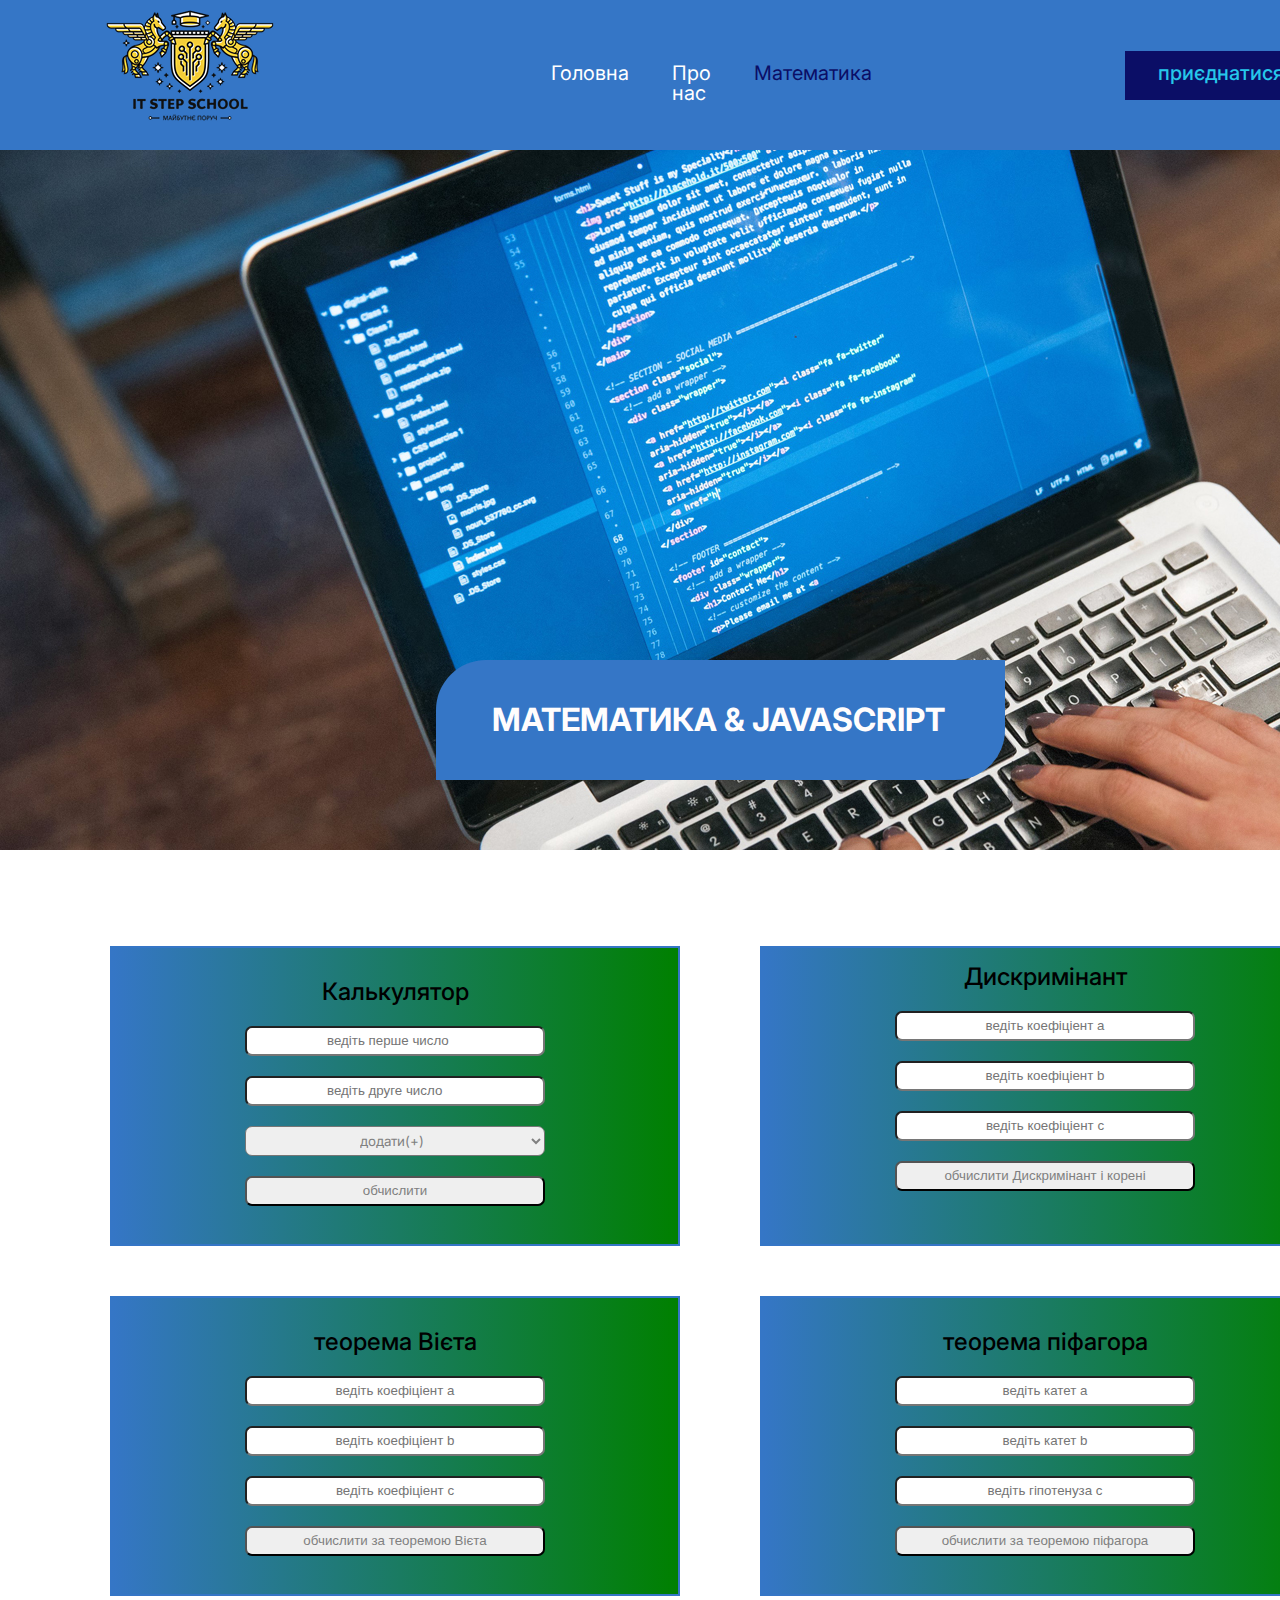
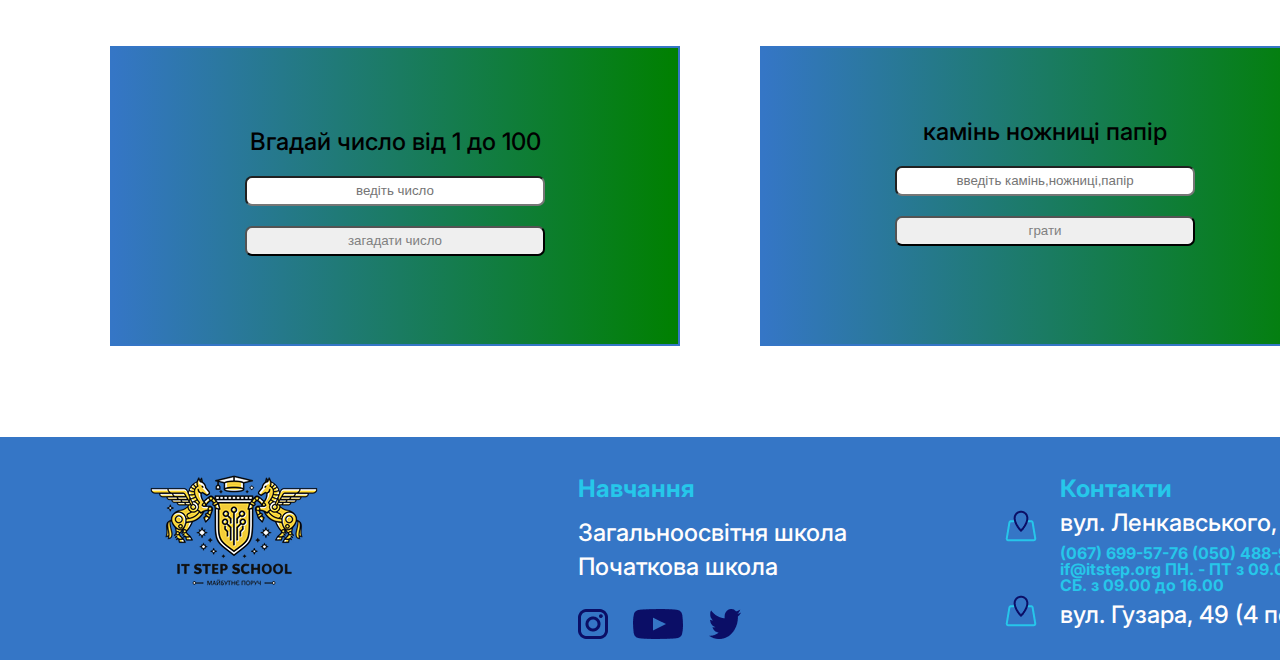
<file: index.html>
<!DOCTYPE html>
<html lang="en">

<head>
    <meta charset="UTF-8">
    <meta name="viewport" content="width=device-width, initial-scale=1.0">
    <title>Document</title>
    <link rel="stylesheet" href="./style.css">
    <stylr>
        
    </stylr>
</head>

<body>
    <header>
        <div class="container">
            <div class="header-wrap flex">
                <div class="logo">
                    <img src="./images/лого школи 1.png" alt="#">
                </div>
                <div class="title">
                    <nav>
                        <ul class="menu flex">

                            <li class="a1"><a href="index1.html">Головна</a></li>
                            <li class="a2"><a href="index2.html">Про нас</a></li>
                            <li class="a3"><a href="#">Математика</a></li>

                        </ul>
                    </nav>
                </div>
                <div class="button2">
                    <div id="openModalBtn"class="button"><a class="btn" href="#">приєднатися</a></div>
                </div>

            </div>
        </div>
    </header>
    <main>
        <section>
            <div class="container">
                <div class="openModal">
               
                    <div class="modal" style="display: none;">
                        <h2>Форма реєстрації</h2>
                        <span class="close">&times;</span>
                        <input class="text1" type="text" placeholder="Введіть ім'я"><br>
                        <input class="text2" type="text" placeholder="Введіть прізвище"><br>
                        <button id="button223">Приєднатися</button>
                    </div>
                </div>

                <div class="openModal2">
                    <div class="modal2" style="display: none;">
                        <h2>Ви успішно приєднались!</h2>
                        <span class="close2">&times;</span>
                    </div>
                </div>

                <div class="sec1-wrap">
                    <div>
                        <div class="button3"><a class="btn3" href="#">Математика & JavaScript</a></div>
                    </div>
                </div>
            </div>
        </section>

        <section>
            <div class="container">
                <div class="sec2-wrap ">
                    <div class="sec2-cards">
                        <h2>Калькулятор</h2>
                        <input id="num1" type="number" placeholder="ведіть перше число">
                        <input id="num2" type="number" placeholder="ведіть друге число">
                        <select id="operation">
                            <option value="+">додати(+)</option>
                            <option value="-">відняти(-)</option>
                            <option value="*">множити(*)</option>
                            <option value="/">поділити(/)</option>
                        </select>
                        <button onclick="calculate()">обчислити</button>
                        <div id="result" class="result"></div>
                    </div>
                    <div class="sec2-cards">
                        <h2>Дискримінант</h2>
                        <input id="a" type="text" placeholder="ведіть коефіціент a">
                        <input id="b" type="text" placeholder="ведіть коефіціент b">
                        <input id="c" type="text" placeholder="ведіть коефіціент c">
                        <button onclick="discriminant()">обчислити Дискримінант і корені</button>
                        <div id="result1" class="result1"></div>
                        <div class="result2" id="result2"></div>
                    </div>
                    <div class="sec2-cards">
                        <h2>теорема Вієта</h2>
                        <input id="a1" type="text" placeholder="ведіть коефіціент a">
                        <input id="b1" type="text" placeholder="ведіть коефіціент b">
                        <input id="c1" type="text" placeholder="ведіть коефіціент c">
                        <button onclick="Vieta()">обчислити за теоремою Вієта </button>
                        <div id="result3" class="result3"></div>
                    </div>
                    <div class="sec2-cards">
                        <h2>теорема піфагора</h2>
                        <input id="a2" type="text" placeholder="ведіть катет a">
                        <input id="b2" type="text" placeholder="ведіть катет b">
                        <input id="c2" type="text" placeholder="ведіть гіпотенуза c">
                        <button onclick="Pifagor()">обчислити за теоремою піфагора </button>
                        <div class="result4" id="result4"></div>
                    </div>
                    <div class="sec2-cards">
                        <h2>Вгадай число від 1 до 100</h2>
                        <input id="a3" type="text" placeholder="ведіть число" min="1" max="100">
                        <button onclick="Vgaday()">загадати число </button>
                        <div class="result5" id="result5"></div>

                    </div>
                    <div class="sec2-cards">
                        <h2>камінь ножниці папір</h2>
                        <input id="a4" type="text" placeholder="введіть камінь,ножниці,папір">
                        <button onclick="Play()">грати </button>
                        <div class="result6" id="result6"></div>
                        <div class="result7" id="result7"></div>
                    </div>
                </div>
            </div>
        </section>

    </main>
    <footer>
        <div class="container">
            <div class="footer-wrap flex">
                <div class=" fot1">
                    <img src="./images/лого школи 1.png" alt="#">
                </div>
                <div class="fot2">
                    <p class="p1">Навчання</p>
                    <p class="p2">Загальноосвітня школа</p>
                    <p class="p3">Початкова школа</p>
                    <div class="images1">
                        <img src="./images/inst 1 (1).png" alt="#">
                        <img src="./images/youtube 1 (1).png" alt="#">
                        <img src="./images/twitter 1 (1).png" alt="#">
                    </div>

                </div>
                <div class="fot3">
                    <p class="p4">Контакти</p>
                    <p class="p5">вул. Ленкавського, 17б</p>
                    <p class="p6">(067) 699-57-76 (050) 488-99-51 if@itstep.org
                        ПН. - ПТ з 09.00 до 19.00 СБ. з 09.00 до 16.00</p>
                    <p class="p7">вул. Гузара, 49 (4 поверх)</p>
                    <img class="img4" src="./images/Group 72.png" alt="#">
                    <img class="img5" src="./images/Group 72.png" alt="#">
                </div>
            </div>
        </div>
    </footer>



    <script src="./index.js"></script>
</body>

</html>
</file>
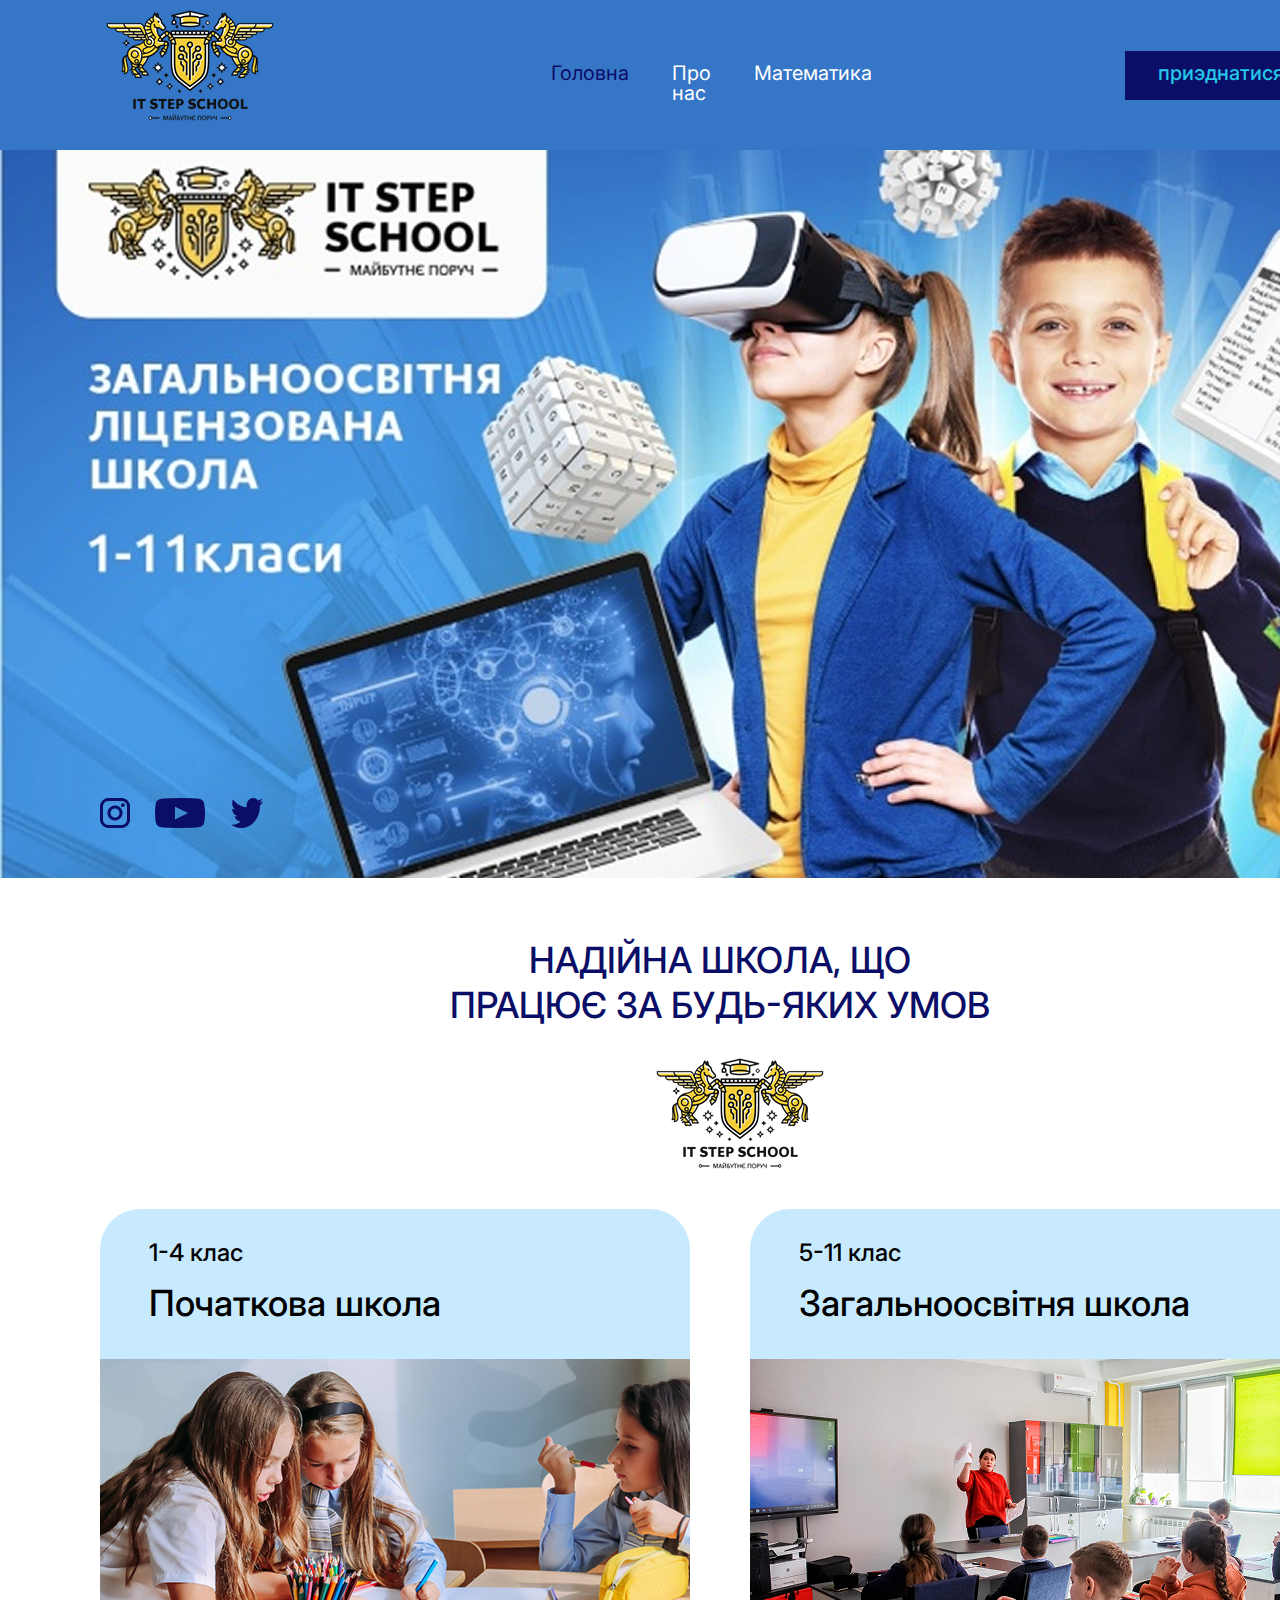
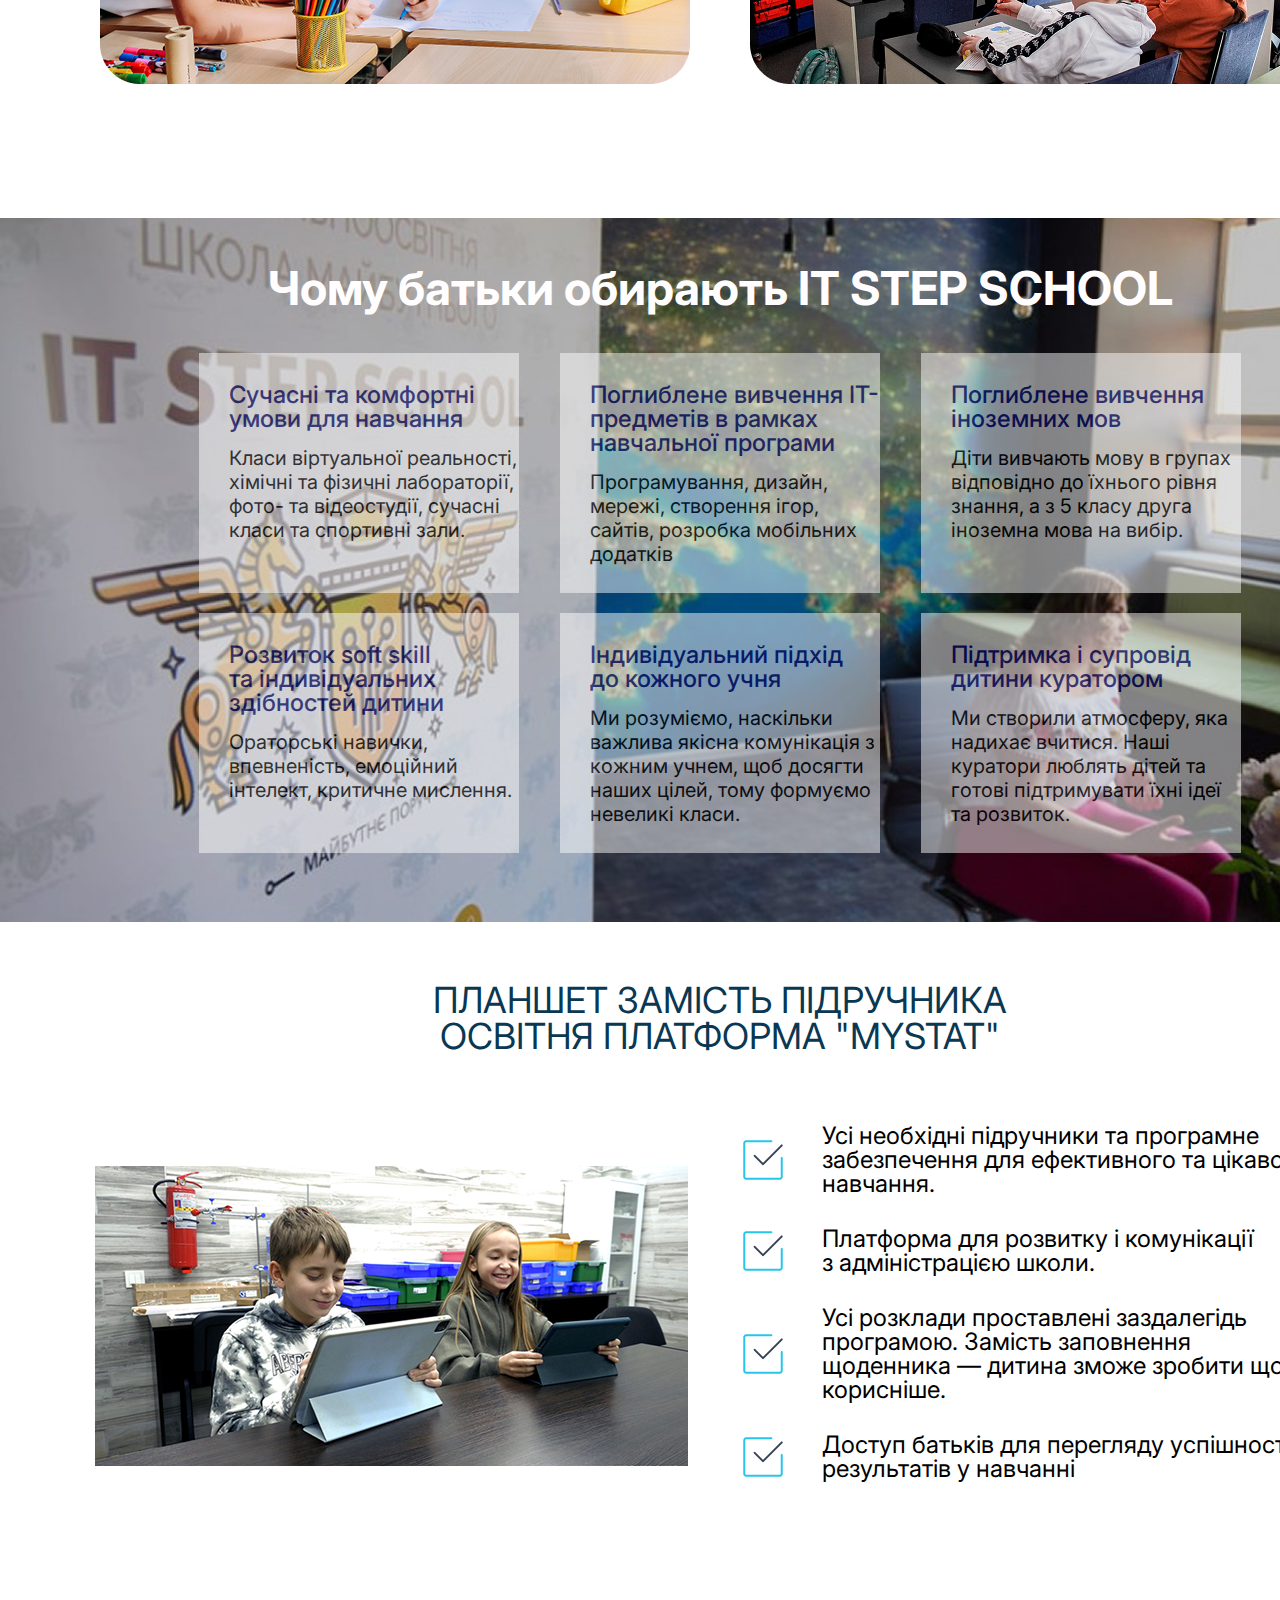
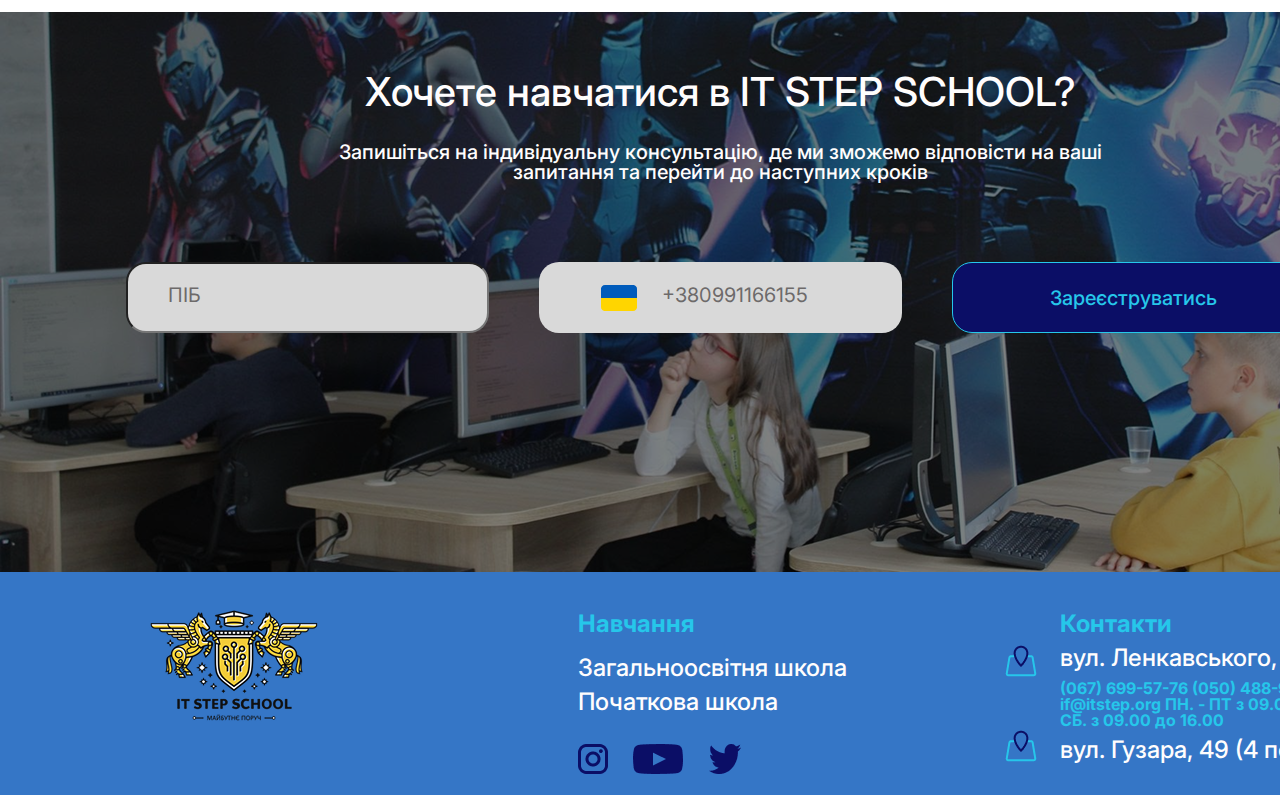
<file: index1.html>
<!DOCTYPE html>
<html lang="en">

<head>
    <meta charset="UTF-8">
    <meta name="viewport" content="width=device-width, initial-scale=1.0">
    <title>Document</title>
    <link rel="stylesheet" href="./style1.css">
    <style>
        .sec1-wrap {
    background-image: url(./images/Group\ 48\ 1\ \(2\).png);
    height: 728px;
    position: relative;
}
        .sec4-wrap {
    height: 704px;
    background-image: url(./images/Rectangle\ 20\ \(1\).png);
    margin-top: 130px;
    margin-bottom: 60px;
}
        .sec6-wrap {
    background-image: url(./images/Rectangle\ 12\ \(1\).png);
    height: 560px;
    margin-top: 100px;
}
        
    </style>
</head>

<body>
    <header>
        <div class="container">
            <div class="header-wrap flex">
                <div class="logo">
                    <img src="./images/лого школи 1.png" alt="#">
                </div>
                <div class="title">
                    <nav>
                        <ul class="menu flex">

                            <li class="a1"><a href="#">Головна</a></li>
                            <li class="a2"><a href="index2.html">Про нас</a></li>
                            <li class="a3"><a href="index.html">Математика</a></li>

                        </ul>
                    </nav>
                </div>
                <div class="button2">
                    <div class="button"><a class="btn" href="#">приэднатися</a></div>
                </div>

            </div>
        </div>
    </header>
    <main>
        <section>
            <div class="container">
                <div class="sec1-wrap">
                    <div class="sec1-social">
                        <img src="./images/inst 1 (1).png" alt="">
                        <img src="./images/youtube 1 (1).png" alt="">
                        <img src="./images/twitter 1 (1).png" alt="">
                    </div>
                </div>
            </div>
        </section>
        <section>
            <div class="container">
                <div class="sec2-wrap">
                    <div>
                        <h2 class="h2">Надійна школа, що<br> працює за будь-яких умов</h2>
                    </div>
                    <div>
                        <img src="./images/лого школи 1.png" alt="">
                    </div>
                </div>

            </div>
        </section>
        <section>
            <div class="container">
                <div class="sec3-wrap flex">
                    <div>
                        <div class="section">
                            <p class="class">1-4 клас</p>
                            <h4 class="school">Початкова школа</h4>
                        </div>
                        <div>
                            <img src="./images/image(3).png" alt="">
                        </div>
                    </div>
                    <div>
                        <div class="section">
                            <p class="class">5-11 клас</p>
                            <h4 class="school">Загальноосвітня школа</h4>
                        </div>
                        <div>
                            <img src="./images/word-image-23.png" alt="">
                        </div>
                    </div>
                </div>
            </div>
        </section>
        <section>
            <div class="container">
                <div class="sec4-wrap ">
                    <div class="sections">
                        <div class="sc1">
                            <h3>Чому батьки обирають IT STEP SCHOOL</h3>
                        </div>
                        <div class="sc2 ">
                            <div class="card">
                                <h4>Сучасні та комфортні умови для навчання</h4>
                                <p>Класи віртуальної реальності, хімічні та фізичні лабораторії, фото- та відеостудії,
                                    сучасні класи та спортивні зали.</p>
                            </div>
                            <div class="card">
                                <h4>Поглиблене вивчення ІТ-предметів в рамках навчальної програми</h4>
                                <p>Програмування, дизайн, мережі, створення ігор, сайтів, розробка мобільних додатків
                                </p>
                            </div>
                            <div class="card">
                                <h4>Поглиблене вивчення іноземних мов</h4>
                                <p>Діти вивчають мову в групах відповідно до їхнього рівня знання, а з 5 класу друга
                                    іноземна мова на вибір.</p>
                            </div>


                            <div class="card">
                                <h4>Розвиток soft skill та індивідуальних здібностей дитини</h4>
                                <p>Ораторські навички, впевненість, емоційний інтелект, критичне мислення.</p>
                            </div>
                            <div class="card">
                                <h4>Індивідуальний підхід до кожного учня</h4>
                                <p>Ми розуміємо, наскільки важлива якісна комунікація з кожним учнем, щоб досягти наших
                                    цілей, тому формуємо невеликі класи.</p>
                            </div>
                            <div class="card">
                                <h4>Підтримка і супровід дитини куратором</h4>
                                <p>Ми створили атмосферу, яка надихає вчитися. Наші куратори люблять дітей та готові
                                    підтримувати їхні ідеї та розвиток.</p>
                            </div>

                        </div>

                    </div>
                </div>
            </div>
        </section>
        <section>
            <div class="container">
                <div class="sec5-wrap">


                    <h3>Планшет замість підручника<br> Освітня платформа "MyStat"</h3>

                    <div class="section5 flex">
                        <div class="paragraf">
                            <img src="./images/mystat.png" alt="#">
                        </div>
                        <div>
                            <div class="sec5-card flex">
                                <img src="./images/Group 57 (1).png" alt="#">
                                <p>Усі необхідні підручники та програмне забезпечення для ефективного та цікавого
                                    навчання.
                                </p>
                            </div>
                            <div class="sec5-card flex">
                                <img src="./images/Group 57 (1).png" alt="#">
                                <p>Платформа для розвитку і комунікації з адміністрацією школи.</p>
                            </div>
                            <div class="sec5-card flex">
                                <img src="./images/Group 57 (1).png" alt="#">
                                <p>Усі розклади проставлені заздалегідь програмою. Замість заповнення щоденника — дитина
                                    зможе зробити щось корисніше.</p>
                            </div>
                            <div class="sec5-card flex">
                                <img src="./images/Group 57 (1).png" alt="#">
                                <p>Доступ батьків для перегляду успішності результатів у навчанні</p>
                            </div>
                        </div>
                    </div>

                </div>
            </div>
        </section>
        <section>
            <div class="container">
                <div class="sec6-wrap">
                    <h2>Хочете навчатися в IT STEP SCHOOL?</h2>
                    <p>Запишіться на індивідуальну консультацію, де ми зможемо відповісти на ваші<br> запитання та перейти
                        до наступних кроків</p>

                        <div class="sec6-input flex">
                                <input class="sec6-info" type="text" placeholder="ПІБ">
                                <div class="section-input flex"><img src="./images/Group 61.png" alt=""><input type="text" placeholder="+380991166155"></div>
                                <button class="section6-btn">Зареєструватись</button>
                        </div>


                </div>
            </div>
        </section>

    </main>
    <footer>
        <div class="container">
            <div class="footer-wrap flex">
                <div class=" fot1">
                    <img src="./images/лого школи 1.png" alt="#">
                </div>
                <div class="fot2">
                    <p class="p1">Навчання</p>
                    <p class="p2">Загальноосвітня школа</p>
                    <p class="p3">Початкова школа</p>
                    <div class="images1">
                        <img src="./images/inst 1 (1).png" alt="#">
                        <img src="./images/youtube 1 (1).png" alt="#">
                        <img src="./images/twitter 1 (1).png" alt="#">
                    </div>

                </div>
                <div class="fot3">
                    <p class="p4">Контакти</p>
                    <p class="p5">вул. Ленкавського, 17б</p>
                    <p class="p6">(067) 699-57-76 (050) 488-99-51 if@itstep.org
                        ПН. - ПТ з 09.00 до 19.00 СБ. з 09.00 до 16.00</p>
                    <p class="p7">вул. Гузара, 49 (4 поверх)</p>
                    <img class="img4" src="./images/Group 72.png" alt="#">
                    <img class="img5" src="./images/Group 72.png" alt="#">
                </div>
            </div>
        </div>
    </footer>
</body>

</html>
</file>
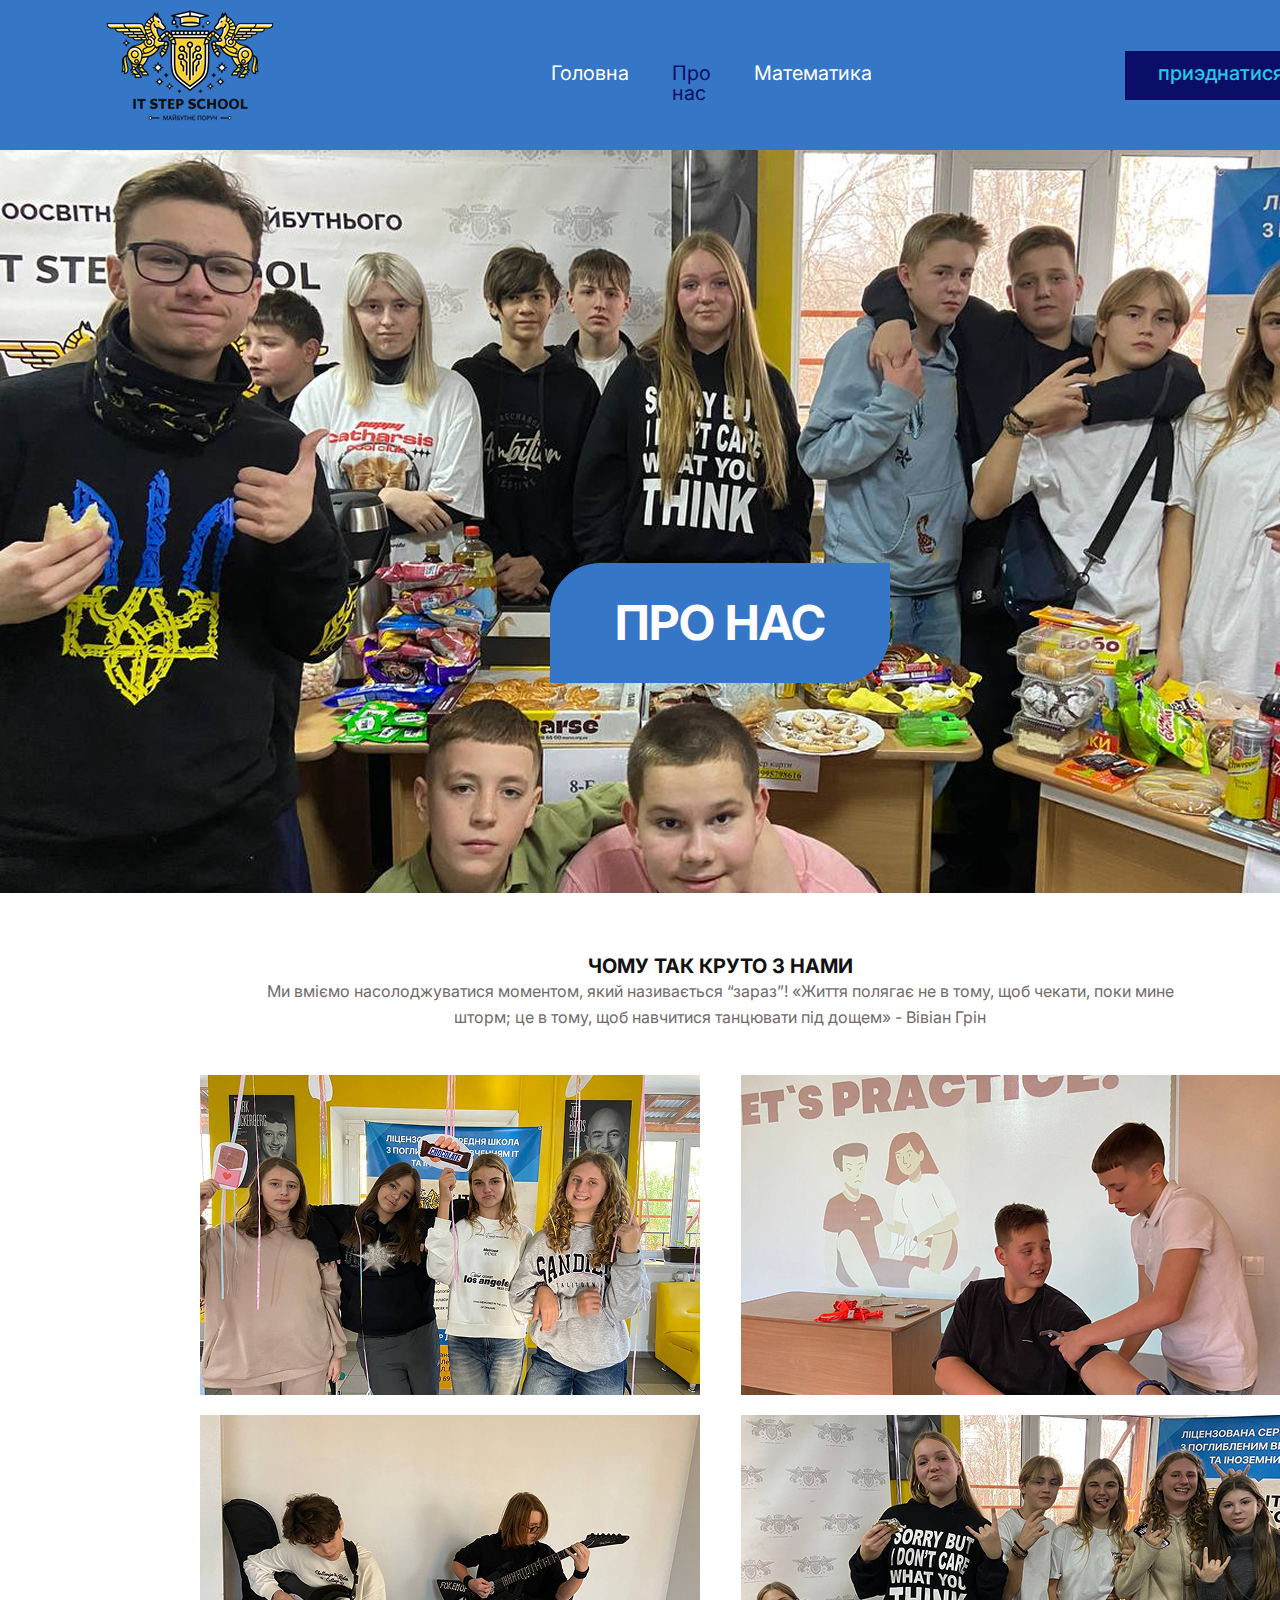
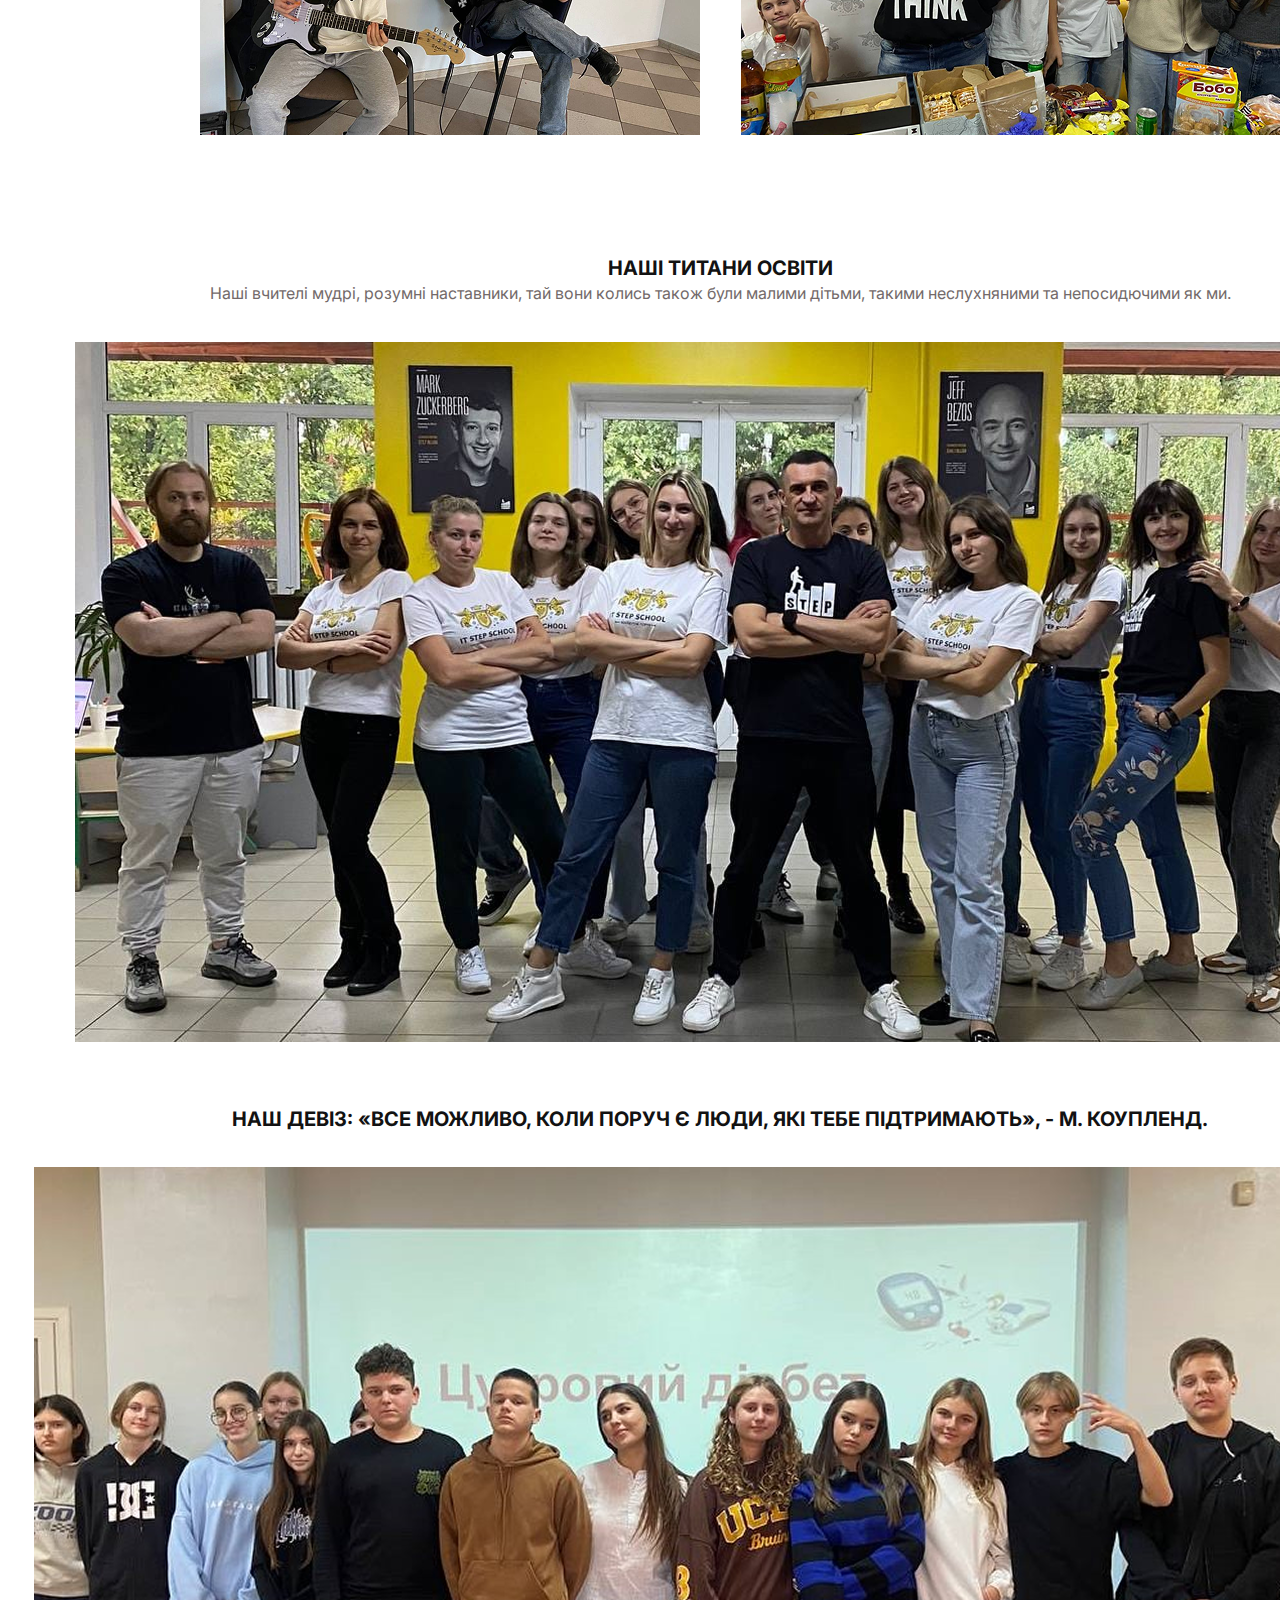
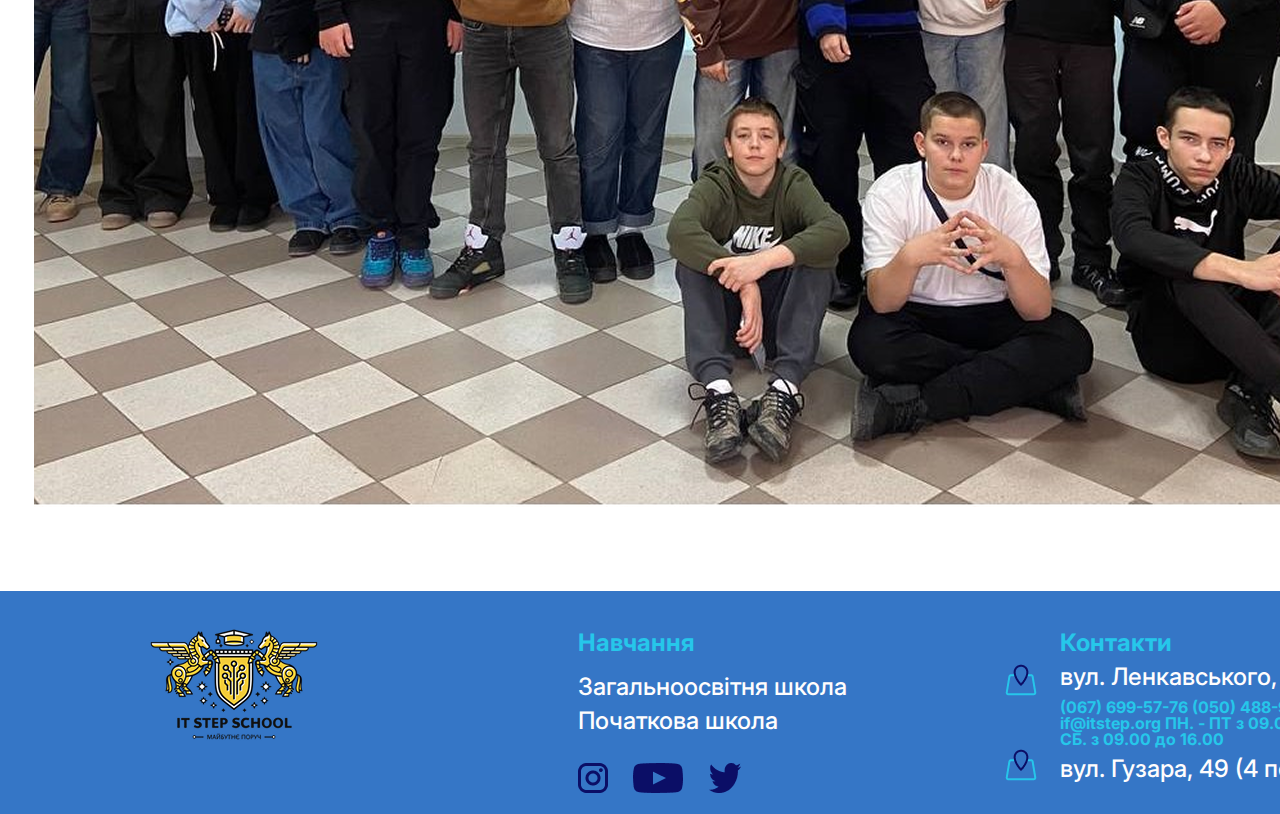
<file: index2.html>
<!DOCTYPE html>
<html lang="en">

<head>
    <meta charset="UTF-8">
    <meta name="viewport" content="width=device-width, initial-scale=1.0">
    <title>Document</title>
    <link rel="stylesheet" href="/style2.css">
</head>

<body>
    <header>
        <div class="container">
            <div class="header-wrap flex">
                <div class="logo">
                    <img src="/images/лого школи 1.png" alt="#">
                </div>
                <div class="title">
                    <nav>
                        <ul class="menu flex">

                            <li class="a1"><a href="/index1.html">Головна</a></li>
                            <li class="a2"><a href="#">Про нас</a></li>
                            <li class="a3"><a href="index.html">Математика</a></li>

                        </ul>
                    </nav>
                </div>
                <div class="button2">
                    <div class="button"><a class="btn" href="#">приэднатися</a></div>
                </div>

            </div>
        </div>
    </header>
    <main>
        <section>
            <div class="container">
                <div class="sec1-wrap">
                    <button class="sec1-button">Про нас</button>
                </div>
            </div>
        </section>
        <section>
            <div class="container">
                <div class="sec2-wrap ">
                    <h4>Чому так круто з нами</h4>
                    <p>Ми вміємо насолоджуватися моментом, який називається “зараз”! «Життя полягає не в тому, щоб
                        чекати, поки мине <br>шторм; це в тому, щоб навчитися танцювати під дощем» - Вівіан Грін</p>
                    <div class="cards">
                        <div class="card">
                            <img src="/images/photo_2024-11-26_20-44-37.png" alt="">
                        </div>
                        <div class="card">
                            <img src="/images/photo_2024-11-26_20-44-32.png" alt="">
                        </div>
                        <div class="card">
                            <img src="/images/photo_2024-11-26_20-44-55.png" alt="">
                        </div>
                        <div class="card">
                            <img src="/images/photo_2024-11-26_20-44-50.png" alt="">
                        </div>
                    </div>
                </div>
            </div>
        </section>
        <section>
            <div class="container">
                <div class="sec3-wrap">
                    <h4>НАШі титани освіти</h4>
                    <p>Наші вчителі мудрі, розумні наставники, тай вони колись також були малими дітьми, такими
                        неслухняними та непосидючими як ми.</p>
                    <img src="/images/викладачі.png" alt="">
                </div>
            </div>
        </section>
        <section>
            <div class="container">
                <div class="sec4-wrap">
                    <h4>Наш девіз: «Все можливо, коли поруч є люди, які тебе підтримають», - М. Коупленд.</h4>
                    <img src="/images/photo_2024-11-26_20-45-03.png" alt="">
                </div>
            </div>
        </section>

    </main>
    <footer>
        <div class="container">
            <div class="footer-wrap flex">
                <div class=" fot1">
                    <img src="/images/лого школи 1.png" alt="#">
                </div>
                <div class="fot2">
                    <p class="p1">Навчання</p>
                    <p class="p2">Загальноосвітня школа</p>
                    <p class="p3">Початкова школа</p>
                    <div class="images1">
                        <img src="/images/inst 1 (1).png" alt="#">
                        <img src="/images/youtube 1 (1).png" alt="#">
                        <img src="/images/twitter 1 (1).png" alt="#">
                    </div>

                </div>
                <div class="fot3">
                    <p class="p4">Контакти</p>
                    <p class="p5">вул. Ленкавського, 17б</p>
                    <p class="p6">(067) 699-57-76 (050) 488-99-51 if@itstep.org
                        ПН. - ПТ з 09.00 до 19.00 СБ. з 09.00 до 16.00</p>
                    <p class="p7">вул. Гузара, 49 (4 поверх)</p>
                    <img class="img4" src="/images/Group 72.png" alt="#">
                    <img class="img5" src="/images/Group 72.png" alt="#">
                </div>
            </div>
        </div>
    </footer>

</body>

</html>
</file>
<file: style.css>
@import url('https://fonts.googleapis.com/css2?family=Inter:ital,opsz,wght@0,14..32,100..900;1,14..32,100..900&family=Playfair+Display:ital,wght@0,400..900;1,400..900&family=Ubuntu:ital,wght@0,300;0,400;0,500;0,700;1,300;1,400;1,500;1,700&display=swap');
@import url('https://fonts.googleapis.com/css2?family=Inter:ital,opsz,wght@0,14..32,100..900;1,14..32,100..900&family=Lora:ital,wght@0,400..700;1,400..700&family=Playfair+Display:ital,wght@0,400..900;1,400..900&family=Ubuntu:ital,wght@0,300;0,400;0,500;0,700;1,300;1,400;1,500;1,700&display=swap');

.container {
    width: 1440px;
    margin: 0 auto;
    position: relative;
}

:root {
    --main-color: #3576C6;

}

.flex {
    display: flex;
}

* {
    margin: 0;
    padding: 0;
    box-sizing: border-box;
}

a {
    text-decoration: none;

}

ul {
    list-style: none;
}

/* -----------------------------------header----------------------*/

header {
    display: flex;
}

.logo {
    margin-right: 271px;
    margin-left: 100px;
}

.button2 {
    margin-left: 253px;
    margin-top: 51px;
}

.button {
    width: 198px;
    height: 49px;
    background-color: #0B0E66;
}

.btn {
    font-family: "Inter", sans-serif;
    font-weight: 500;
    font-size: 20px;
    line-height: 100%;
    padding: 12px 33px;
    box-sizing: border-box;
    color: #26C7EA;
    display: block;
}

.header-wrap {
    height: 150px;
    background-color: var(--main-color);
}

.menu {
    margin-top: 63px;
    font-family: "Inter", sans-serif;
    font-size: 20px;
    line-height: 100%;
    color: #FFFFFF;
    gap: 43px;
}

.menu a {
    color: #FFFFFF;
}

li:nth-child(3) a {
    color: #0B0E66;
}

/* ---------------sec 1---------------------- */
.sec1-wrap {
    background-image: url(./images/1284e1d976d676f66b4cff3f3472965ac70d6cc2.jpg);
    height: 700px;
    position: relative;
}

.button3 {
    width: 569px;
    height: 120px;
    background-color: #3576C6;
    border-radius: 50px 0px 50px 0px;
    position: absolute;
    left: 436px;
    bottom: 70px;
}

.btn3 {
    font-family: "Inter", sans-serif;
    font-weight: 700;
    font-size: 32px;
    line-height: 130%;
    color: #FFFDFD;
    padding: 39px 56px;
    display: block;
    text-transform: uppercase;

}

/* -------------------.sec1--------------------------- */
/* -------------------------footer-------------------------- */
.footer-wrap {
    height: 223px;
    background-color: #3576C6;
    justify-content: space-around;
    position: relative;

}

.fot1 {
    padding-top: 28px;
    padding-left: 99px;

}

.fot2 {
    margin-left: 164px;
    margin-top: 40px;
}

.fot3 {
    padding-left: 122px;
    width: 457px;
    padding-top: 40px;
}

.p1 {
    font-family: "Inter", sans-serif;
    font-weight: 700;
    font-size: 24px;
    line-height: 100%;
    color: #26C7EA;
    margin-bottom: 20px;
}

.p2 {
    font-family: "Inter", sans-serif;
    font-weight: 500;
    font-size: 24px;
    line-height: 100%;
    color: #FFFDFD;
    margin-bottom: 10px;
}

.p3 {
    font-family: "Inter", sans-serif;
    font-weight: 500;
    font-size: 24px;
    line-height: 100%;
    color: #FFFDFD;
    margin-bottom: 30px;
}

.images1 {
    gap: 25px;
    display: flex;
}

.p4 {
    font-family: "Inter", sans-serif;
    font-weight: 700;
    font-size: 24px;
    line-height: 100%;
    color: #26C7EA;
    margin-bottom: 10px;
}

.p5 {
    font-family: "Inter", sans-serif;
    font-weight: 500;
    font-size: 24px;
    line-height: 100%;
    color: #FFFDFD;
    margin-bottom: 10px;
}

.p6 {
    font-family: "Inter", sans-serif;
    font-weight: 700;
    font-size: 16px;
    line-height: 100%;
    color: #26C7EA;
    margin-bottom: 10px;
}

.p7 {
    font-family: "Inter", sans-serif;
    font-weight: 500;
    font-size: 24px;
    line-height: 100%;
    color: #FFFDFD;

}

.img4 {
    position: absolute;
    top: 70px;
    right: 400px;
}

.img5 {
    position: absolute;
    bottom: 30px;
    right: 400px;
}

/* -------------------------------------------sec2------------------------------- */
.sec2-wrap {
    display: grid;
    grid-template-columns: repeat(2, 570px);
    grid-template-rows: repeat(3, 300px);
    justify-content: center;
    row-gap: 50px;
    column-gap: 80px;
    margin-top: 96px;
    margin-bottom: 91px;
}

.sec2-cards {
    border: 2px solid var(--main-color);
}

.sec2-cards:nth-child(1) {
    display: flex;
    flex-direction: column;
    justify-content: center;
    align-items: center;
    gap: 20px;
    background-image: linear-gradient(to right,#3576C6 , green);
}

.sec2-cards:nth-child(1) input {
    border-radius: 7px;
    width: 300px;
    height: 30px;
}

#num2::placeholder {
    padding-left: 80px;
}

#num1::placeholder {
    padding-left: 80px;
}

#operation {
    border-radius: 7px;
    width: 300px;
    height: 30px;
    padding-left: 110px;


}

#operation {
    font-family: "Inter", sans-serif;
    color: gray;
}

button {
    border-radius: 7px;
    width: 300px;
    height: 30px;
    color: gray;

}
.result{
   font-family: "Inter", sans-serif;
   font-weight: 400; 
   font-size: 20px;
   color: black;
   line-height: 100%;
}
.sec2-cards:nth-child(1) h2{
      text-align: center;
      font-family: "Inter", sans-serif;
      font-weight: 500;
      font-size: 24px;    
}
/* -------------------------sec2--------------------------------- */
.sec2-cards:nth-child(2) h2{
      text-align: center;
      font-family: "Inter", sans-serif;
      font-weight: 500;
      font-size: 24px;    
}

.sec2-cards:nth-child(2) input {
    border-radius: 7px;
    width: 300px;
    height: 30px;
    
}
.sec2-cards:nth-child(2) {
    display: flex;
    flex-direction: column;
    justify-content: center;
    align-items: center;
    gap: 20px;
    background-image: linear-gradient(to right,#3576C6 , green);
}
#c ,#b ,#a,#d::placeholder{
     text-align: center;
   
}
#result2{
    padding-bottom: 10px;
   
}
.sec2-cards h2{
    padding-top: 10px;
}
/* ---------------sec3----------------- */
.sec2-cards:nth-child(3){
  display: flex;
    flex-direction: column;
    justify-content: center;
    align-items: center;
    gap: 20px;
    background-image: linear-gradient(to right,#3576C6 , green); 
}
.sec2-cards:nth-child(3) input {
    border-radius: 7px;
    width: 300px;
    height: 30px;
    
}
.sec2-cards:nth-child(3) h2{
    font-family: "Inter", sans-serif;
    font-weight: 500;
}
#c1 ,#b1 ,#a1,#d1::placeholder{
     text-align: center;
   
}
/* -----------------------sec4------------------------------- */
.sec2-cards:nth-child(4){
  display: flex;
    flex-direction: column;
    justify-content: center;
    align-items: center;
    gap: 20px;
    background-image: linear-gradient(to right,#3576C6 , green); 
}
.sec2-cards:nth-child(4) input {
    border-radius: 7px;
    width: 300px;
    height: 30px;
    
}
.sec2-cards:nth-child(4) h2{
    font-family: "Inter", sans-serif;
    font-weight: 500;
}
#c2 ,#b2 ,#a2,#d2::placeholder{
     text-align: center;
   
}
/* -----------------------------------------sec-5-------------------------------- */
.sec2-cards:nth-child(5){
  display: flex;
    flex-direction: column;
    justify-content: center;
    align-items: center;
    gap: 20px;
    background-image: linear-gradient(to right,#3576C6 , green); 
}
.sec2-cards:nth-child(5) input {
    border-radius: 7px;
    width: 300px;
    height: 30px;
    
}
.sec2-cards:nth-child(5) h2{
    font-family: "Inter", sans-serif;
    font-weight: 500;
}
#a3,#d3::placeholder{
     text-align: center;
   
}
/* --------------------------------------sec6------------------------------------- */
.sec2-cards:nth-child(6){
  display: flex;
    flex-direction: column;
    justify-content: center;
    align-items: center;
    gap: 20px;
    background-image: linear-gradient(to right,#3576C6 , green); 
}
.sec2-cards:nth-child(6) input {
    border-radius: 7px;
    width: 300px;
    height: 30px;
    
}
.sec2-cards:nth-child(6) h2{
    font-family: "Inter", sans-serif;
    font-weight: 500;
}
#a4,#d4::placeholder{
     text-align: center;
   
}
/* ---------------------------sec7------------------------ */
.modal{
    display: none;
    flex-direction: column;
    align-items: center;
    background-color: #3576C6;
    margin-bottom: 30px;
    justify-content: center;
    position: relative;
    width: 590px;
    height: 390px;
    margin-left: 1100px;
    border-radius: 20px;
}
.close{
    position: absolute;
    top: 10px;
    right: 10px;
   font-size: 30px;
   font-weight: 900;
   cursor: pointer;

}
.modal input{
 width: 250px;
 border-radius: 5px;
 height: 30px;
}
.modal h2{
    margin-bottom: 40px;
    font-size: 30px;
    font-weight: 600;
    font-family: "Inter", sans-serif;;
}
.modal2{
    display: none;
    flex-direction: column;
    align-items: center;
    background-color: #3576C6;
    margin-bottom: 30px;
    justify-content: center;
    width: 590px;
    height: 390px;
    margin-left: 1100px;
    border-radius: 20px;
    position: absolute;
    z-index: 3;
    top: 50px;
    right: 420px;

}
.modal2 h2{
    margin-bottom: 40px;
    font-size: 30px;
    font-weight: 600;
    font-family: "Inter", sans-serif;;
    position: relative;
}
.close2{
    position: absolute;
    top: 10px;
    right: 10px;
    font-size: 30px;
    font-weight: 900px;
     cursor: pointer;
}
.openModal{
    right: 420px;
    top: 50px;
    position: absolute;
    z-index: 2;
}
</file>
<file: style1.css>
@import url('https://fonts.googleapis.com/css2?family=Inter:ital,opsz,wght@0,14..32,100..900;1,14..32,100..900&family=Playfair+Display:ital,wght@0,400..900;1,400..900&family=Ubuntu:ital,wght@0,300;0,400;0,500;0,700;1,300;1,400;1,500;1,700&display=swap');
@import url('https://fonts.googleapis.com/css2?family=Inter:ital,opsz,wght@0,14..32,100..900;1,14..32,100..900&family=Lora:ital,wght@0,400..700;1,400..700&family=Playfair+Display:ital,wght@0,400..900;1,400..900&family=Ubuntu:ital,wght@0,300;0,400;0,500;0,700;1,300;1,400;1,500;1,700&display=swap');

.container {
    width: 1440px;
    margin: 0 auto;
}

:root {
    --main-color: #3576C6;

}

.flex {
    display: flex;
}

* {
    margin: 0;
    padding: 0;
    box-sizing: border-box;
}

a {
    text-decoration: none;

}

ul {
    list-style: none;
}

/* -----------------------------------header----------------------*/

header {
    display: flex;
}

.logo {
    margin-right: 271px;
    margin-left: 100px;
}

.button2 {
    margin-left: 253px;
    margin-top: 51px;
}

.button {
    width: 198px;
    height: 49px;
    background-color: #0B0E66;
}

.btn {
    font-family: "Inter", sans-serif;
    font-weight: 500;
    font-size: 20px;
    line-height: 100%;
    padding: 12px 33px;
    box-sizing: border-box;
    color: #26C7EA;
    display: block;
}

.header-wrap {
    height: 150px;
    background-color: var(--main-color);
}

.menu {
    margin-top: 63px;
    font-family: "Inter", sans-serif;
    font-size: 20px;
    line-height: 100%;
    color: #FFFFFF;
    gap: 43px;
}

.menu a {
    color: #FFFFFF;
}

li:nth-child(1) a {
    color: #0B0E66;
}

/* -------------------sec1------------------------------------- */
.sec1-wrap {
    background-image: url(./images/Group\ 48\ 1\ \(2\).png);
    height: 728px;
    position: relative;
}

.sec1-social {
    bottom: 50px;
    left: 100px;
    position: absolute;
    display: flex;
    gap: 25px;
}

/* -------------sec2----------------------------- */
.h2 {
    font-family: "Inter", sans-serif;
    font-weight: 500;
    font-size: 36px;
    line-height: 125%;
    color: #0B0E66;
    margin-top: 60px;
    /* margin-left: 419px; */
    text-transform: uppercase;
    text-align: center;

}

.sec2-wrap :nth-child(2) {
    margin-left: 650px;
    margin-top: 20px;
}

/* -------------------sec3---------------------------- */
.sec3-wrap {
    display: flex;
    gap: 60px;
    justify-content: center;
    margin-top: 30px;
}

.section {
    background-color: #C8EAFF;
    width: 590px;
    height: 150px;
    border-top-left-radius: 40px;
    border-top-right-radius: 40px;
}

.class {
    font-family: "Inter", sans-serif;
    font-weight: 500;
    font-size: 24px;
    line-height: 100%;
    padding-top: 32px;
    padding-left: 49px;
}

.school {
    font-family: "Inter", sans-serif;
    font-weight: 500;
    font-size: 36px;
    line-height: 100%;
    padding-top: 20px;
    padding-left: 49px;
}

/* ----------------------------------sec4 -------------------------------------*/
.sec4-wrap {
    height: 704px;
    background-image: url(./images/Rectangle\ 20\ \(1\).png);
    margin-top: 130px;
    margin-bottom: 60px;
}

.sc1 {
    font-family: "Inter", sans-serif;
    font-weight: 700;
    font-size: 40px;
    line-height: 100%;
    color: #FFFDFD;
    padding-top: 50px;
    text-align: center;
}

.sc2 {
    column-gap: 41px;
    row-gap: 20px;
    justify-content: center;
    display: grid;
    grid-template-columns: repeat(3, 320px);
    grid-template-rows: repeat(2, 240px);
    margin-top: 45px;
}

.card {
    background-color: #FFFFFFB2;
    opacity: 0.7;
}

.card h4 {
    font-family: "Inter", sans-serif;
    font-weight: 500;
    font-size: 24px;
    line-height: 24px;
    color: #0B0E66;
    padding-top: 30px;
    padding-left: 30px;
}

.card p {
    font-family: "Inter", sans-serif;
    font-weight: 400;
    font-size: 20px;
    line-height: 24px;
    color: #000000;
    padding-top: 15px;
    padding-left: 30px;
}

/* -------------------------sec5 -------------------------------*/
.sec5-wrap h3 {
    text-align: center;
    font-family: "Inter", sans-serif;
    font-weight: 400;
    font-size: 36px;
    line-height: 100%;
    color: #0A3853;
    margin-bottom: 70px;
    text-transform: uppercase;

}

.sec5-card {
    display: flex;
    gap: 34px;
    align-items: center;
    margin-bottom: 30px;
}

.section5 {
    display: flex;
    gap: 50px;
    align-items: center;
    justify-content: center;
}

.sec5-card p {
    font-family: "Inter", sans-serif;
    font-weight: 400;
    font-size: 24px;
    line-height: 100%;
    color: #000000;
    width: 524px;
}

/* ----------------------------------sec6---------------------- */
.sec6-wrap {
    background-image: url(./images/Rectangle\ 12\ \(1\).png);
    height: 560px;
    margin-top: 100px;
}

.sec6-wrap h2 {
    font-family: "Inter", sans-serif;
    font-weight: 500;
    font-size: 40px;
    line-height: 100%;
    color: #FFFDFD;
    padding-top: 60px;
    text-align: center;
}

.sec6-wrap p {
    font-family: "Inter", sans-serif;
    font-weight: 500;
    font-size: 20px;
    line-height: 100%;
    color: #FFFDFD;
    padding-top: 30px;
    text-align: center;
}

.sec6-input {
    gap: 50px;
    justify-content: center;
    margin-top: 80px;
}

.sec6-info {
    width: 363px;
    height: 71px;
    border-radius: 20px;
    background-color: #D9D9D9;
}

.sec6-info::placeholder {
    font-family: "Inter", sans-serif;
    font-weight: 400;
    font-size: 20px;
    line-height: 100%;
    color: #6D6A6A;
    padding-left: 40px;
}

.section-input {
    width: 363px;
    height: 71px;
    border-radius: 20px;
    background-color: #D9D9D9;
    align-items: center;
    justify-content: center;
    gap: 25px;

}

.section-input input {
    border: none;
    background-color: #D9D9D9;
    height: 24px;
}

.section-input input::placeholder {
    font-family: "Inter", sans-serif;
    font-weight: 400;
    font-size: 20px;
    line-height: 100%;
    color: #6D6A6A;

}

.section6-btn {
    width: 363px;
    height: 71px;
    border-radius: 20px;
    border: 1px solid #26C7EA;
    background-color: #0B0E66;
    font-family: "Inter", sans-serif;
    font-weight: 500;
    line-height: 100%;
    color: #26C7EA;
    font-size: 20px;
}
/* -------------------------------footer------------------------------------------- */
.footer-wrap{
  height: 223px;
  background-color: #3576C6;
  justify-content: space-around;
  position: relative;

}
.fot1{
    padding-top: 28px;
   padding-left:99px ;

}
.fot2{
    margin-left: 164px;
    margin-top: 40px;
}
.fot3{
    padding-left: 122px;
    width: 457px;
    padding-top: 40px;
}
.p1{
      font-family: "Inter", sans-serif; 
      font-weight: 700;
      font-size: 24px;
      line-height: 100%;
      color: #26C7EA;
      margin-bottom:20px ;
}
.p2{
         font-family: "Inter", sans-serif; 
      font-weight: 500;
      font-size: 24px;
      line-height: 100%;
      color: #FFFDFD;
      margin-bottom:10px ;
}
.p3{
         font-family: "Inter", sans-serif; 
      font-weight: 500;
      font-size: 24px;
      line-height: 100%;
      color: #FFFDFD;
      margin-bottom:30px ;
}
.images1{
    gap: 25px;
    display: flex;
}
.p4{
    font-family: "Inter", sans-serif; 
    font-weight: 700;
    font-size: 24px;
    line-height: 100%;
    color: #26C7EA;
    margin-bottom: 10px;
}
.p5{
    font-family: "Inter", sans-serif; 
    font-weight: 500;
    font-size: 24px;
    line-height: 100%;
    color: #FFFDFD;
    margin-bottom:10px ;
}
.p6{
    font-family: "Inter", sans-serif; 
    font-weight: 700;
    font-size: 16px;
    line-height: 100%;
    color: #26C7EA;
    margin-bottom: 10px;
}
.p7{
       font-family: "Inter", sans-serif; 
       font-weight: 500;
       font-size: 24px;
       line-height: 100%;
       color: #FFFDFD;

}
.img4{
    position: absolute;
    top: 70px;
    right: 400px;
}
.img5{
    position: absolute;
    bottom: 30px;
    right: 400px;
}
</file>
<file: style2.css>
@import url('https://fonts.googleapis.com/css2?family=Inter:ital,opsz,wght@0,14..32,100..900;1,14..32,100..900&family=Playfair+Display:ital,wght@0,400..900;1,400..900&family=Ubuntu:ital,wght@0,300;0,400;0,500;0,700;1,300;1,400;1,500;1,700&display=swap');
@import url('https://fonts.googleapis.com/css2?family=Inter:ital,opsz,wght@0,14..32,100..900;1,14..32,100..900&family=Lora:ital,wght@0,400..700;1,400..700&family=Playfair+Display:ital,wght@0,400..900;1,400..900&family=Ubuntu:ital,wght@0,300;0,400;0,500;0,700;1,300;1,400;1,500;1,700&display=swap');

.container {
    width: 1440px;
    margin: 0 auto;
}

:root {
    --main-color: #3576C6;

}

.flex {
    display: flex;
}

* {
    margin: 0;
    padding: 0;
    box-sizing: border-box;
}

a {
    text-decoration: none;

}

ul {
    list-style: none;
}

/* -----------------------------------header----------------------*/

header {
    display: flex;
}

.logo {
    margin-right: 271px;
    margin-left: 100px;
}

.button2 {
    margin-left: 253px;
    margin-top: 51px;
}

.button {
    width: 198px;
    height: 49px;
    background-color: #0B0E66;
}

.btn {
    font-family: "Inter", sans-serif;
    font-weight: 500;
    font-size: 20px;
    line-height: 100%;
    padding: 12px 33px;
    box-sizing: border-box;
    color: #26C7EA;
    display: block;
}

.header-wrap {
    height: 150px;
    background-color: var(--main-color);
}

.menu {
    margin-top: 63px;
    font-family: "Inter", sans-serif;
    font-size: 20px;
    line-height: 100%;
    color: #FFFFFF;
    gap: 43px;
}

.menu a {
    color: #FFFFFF;
}

li:nth-child(2) a {
    color: #0B0E66;
}

/* -------------------sec1------------------------- */
.sec1-wrap {
    background-image: url(/images/photo_2024-11-26_20-44-53.png);
    height: 743px;
    position: relative;
}

.sec1-button {
    width: 340px;
    height: 120px;
    background-color: #3576C6;
    border-radius: 50px 0px 50px 0px;
    border: none;
    font-family: "Inter", sans-serif;
    font-weight: 700;
    font-size: 48px;
    line-height: 130%;
    color: #FFFDFD;
    position: absolute;
    left: 550px;
    top: 413px;
    text-transform: uppercase;
}

/* -------------------------------------footer---------------------------------------- */
.footer-wrap {
    height: 223px;
    background-color: #3576C6;
    justify-content: space-around;
    position: relative;

}

.fot1 {
    padding-top: 28px;
    padding-left: 99px;

}

.fot2 {
    margin-left: 164px;
    margin-top: 40px;
}

.fot3 {
    padding-left: 122px;
    width: 457px;
    padding-top: 40px;
}

.p1 {
    font-family: "Inter", sans-serif;
    font-weight: 700;
    font-size: 24px;
    line-height: 100%;
    color: #26C7EA;
    margin-bottom: 20px;
}

.p2 {
    font-family: "Inter", sans-serif;
    font-weight: 500;
    font-size: 24px;
    line-height: 100%;
    color: #FFFDFD;
    margin-bottom: 10px;
}

.p3 {
    font-family: "Inter", sans-serif;
    font-weight: 500;
    font-size: 24px;
    line-height: 100%;
    color: #FFFDFD;
    margin-bottom: 30px;
}

.images1 {
    gap: 25px;
    display: flex;
}

.p4 {
    font-family: "Inter", sans-serif;
    font-weight: 700;
    font-size: 24px;
    line-height: 100%;
    color: #26C7EA;
    margin-bottom: 10px;
}

.p5 {
    font-family: "Inter", sans-serif;
    font-weight: 500;
    font-size: 24px;
    line-height: 100%;
    color: #FFFDFD;
    margin-bottom: 10px;
}

.p6 {
    font-family: "Inter", sans-serif;
    font-weight: 700;
    font-size: 16px;
    line-height: 100%;
    color: #26C7EA;
    margin-bottom: 10px;
}

.p7 {
    font-family: "Inter", sans-serif;
    font-weight: 500;
    font-size: 24px;
    line-height: 100%;
    color: #FFFDFD;

}

.img4 {
    position: absolute;
    top: 70px;
    right: 400px;
}

.img5 {
    position: absolute;
    bottom: 30px;
    right: 400px;
}

/* -----------------------------------------------sec2 --------------------------------*/
.sec2-wrap h4 {
    font-family: "Inter", sans-serif;
    font-weight: 700;
    font-size: 20px;
    line-height: 130%;
    color: #121212;
    text-align: center;
    margin-top: 60px;
    text-transform: uppercase;

}

.sec2-wrap p {
    font-family: "Inter", sans-serif;
    font-weight: 400;
    font-size: 16px;
    line-height: 160%;
    color: #736A6A;
    text-align: center;
}
.cards{
    column-gap: 41px;
    row-gap: 20px;
    justify-content: center;
    display: grid;
    grid-template-columns: repeat(2, 500px);
    grid-template-rows: repeat(2, 320px);
    margin-top: 45px;
}
.sec2-wrap{
    height:842px ;
}
/* ----------------------------------------sec3--------------------------------------------- */
.sec3-wrap h4 {
    font-family: "Inter", sans-serif;
    font-weight: 700;
    font-size: 20px;
    line-height: 130%;
    color: #121212;
    text-align: center;
    margin-top: 60px;
    text-transform: uppercase;

}

.sec3-wrap p {
    font-family: "Inter", sans-serif;
    font-weight: 400;
    font-size: 16px;
    line-height: 160%;
    color: #736A6A;
    text-align: center;
    margin-bottom: 35px;
}
.sec3-wrap {
    
    margin-bottom:60px ;
}
.sec3-wrap img{
    margin-left:75px ;
    
}
/* ---------------------------------sec4---------------------------------- */
.sec4-wrap h4 {
    font-family: "Inter", sans-serif;
    font-weight: 700;
    font-size: 20px;
    line-height: 130%;
    color: #121212;
    text-align: center;
    margin-top: 60px;
    text-transform: uppercase;
    margin-bottom: 35px;

}
.sec4-wrap img{
  margin-left: 34px;
  margin-bottom:80px ;
}
</file>
